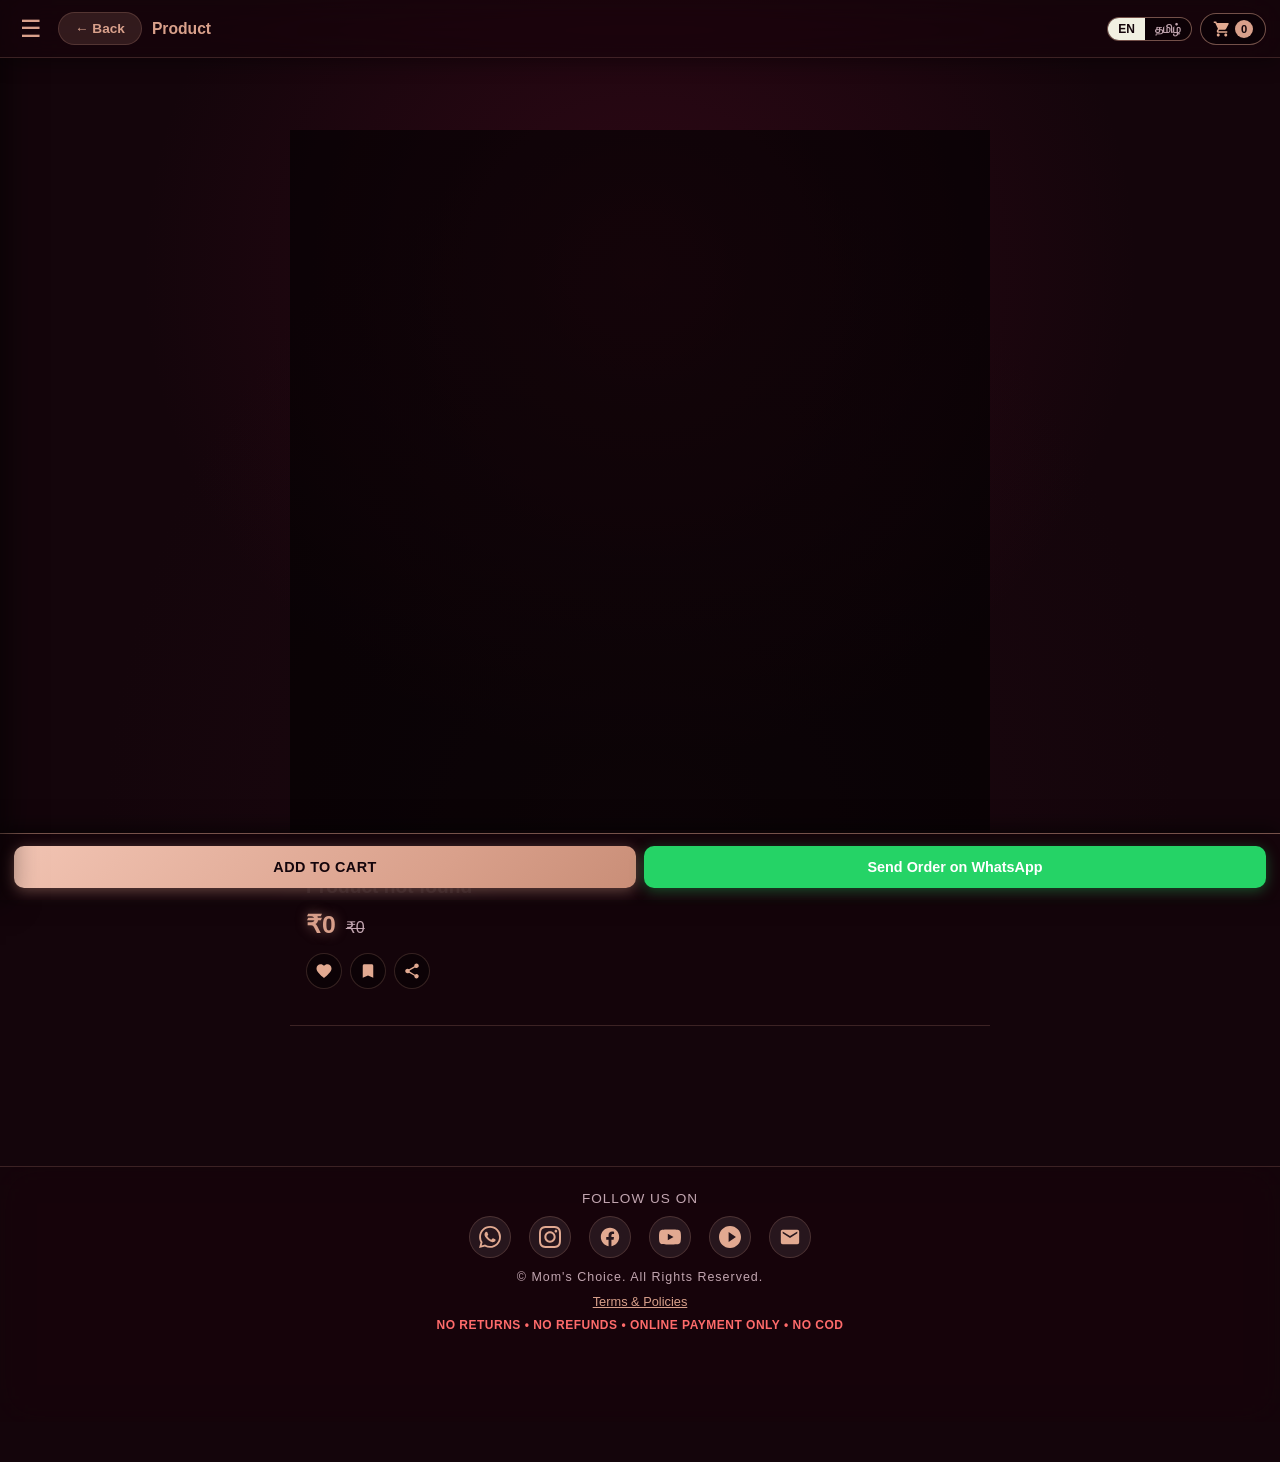
<file: product.html>
<!DOCTYPE html>
<html lang="en">
<head>
  <meta charset="UTF-8">
  <meta name="viewport" content="width=device-width, initial-scale=1.0, maximum-scale=1.0, user-scalable=no">
  <title>Product | Mom's Choice</title>
  <link rel="stylesheet" href="assets/css/style.css">
  <link rel="manifest" href="manifest.json">
  <meta name="theme-color" content="#14050B">
</head>
<body>

  <!-- ═══════════════════════════════════════════════════════════ -->
  <!-- [SIDEBAR]                                                   -->
  <!-- ═══════════════════════════════════════════════════════════ -->
  <aside class="sidebar" id="sidebar">
    <div class="sidebar-head">
      <strong data-i18n="store_name">Mom's Choice</strong>
    </div>
    <nav class="sidebar-nav">
      <a href="index.html" class="sidebar-link">
        <img class="nav-icon" src="assets/icons/home.svg" alt="">
        <span data-i18n="home">Home</span>
      </a>
      <a href="#" class="sidebar-link" id="sidebarCategoriesToggle" onclick="toggleSidebarCategories(event)">
        <img class="nav-icon" src="assets/icons/categories.svg" alt="">
        <span data-i18n="categories">Categories</span>
      </a>
      <div class="sidebar-subnav" id="sidebarSubnav" style="display: none;"></div>

      <div style="border-top: 1px solid rgba(255,255,255,0.1); margin: 10px 0;"></div>

      <a href="#" class="sidebar-link" onclick="openFavsModal()">
        <img class="nav-icon" src="assets/icons/heart.svg" alt="">
        <span data-i18n="favorites">Favorites</span>
      </a>
      <a href="#" class="sidebar-link" onclick="openWishModal()">
        <img class="nav-icon" src="assets/icons/bookmark.svg" alt="">
        <span data-i18n="wishlist">Wishlist</span>
      </a>
      <a href="pages/policies.html" class="sidebar-link">
        <img class="nav-icon" src="assets/icons/close.svg" style="opacity: 0.5;" alt=""> <span>Store Policies</span>
      </a>
      <a href="#" class="sidebar-link" onclick="shareStore()">
        <img class="nav-icon" src="assets/icons/share.svg" alt="">
        <span data-i18n="share_store">Share Store</span>
      </a>
    </nav>
  </aside>
  <div class="sidebar-backdrop" id="sidebarBackdrop"></div>

  <!-- ═══════════════════════════════════════════════════════════ -->
  <!-- [HEADER] Product Detail                                     -->
  <!-- ═══════════════════════════════════════════════════════════ -->
  <header class="pd-header">
    <button class="hamburger" id="hamburgerBtn" aria-label="Menu">☰</button>
    <button class="pd-back" id="pdBackBtn" data-i18n="back">← Back</button>
    <h1 id="pdHeaderTitle">Product</h1>
    <div style="display: flex; gap: 8px; align-items: center;">
      <div style="display: flex; background: rgba(0,0,0,0.4); border: 1px solid var(--border-gold); border-radius: 16px; overflow: hidden;">
        <button onclick="setLanguage('en')" id="btnLangEn" style="font-size: 0.75rem; font-weight: 700; padding: 4px 10px; border: none; cursor: pointer;">EN</button>
        <button onclick="setLanguage('ta')" id="btnLangTa" style="font-size: 0.75rem; font-weight: 700; padding: 4px 10px; border: none; cursor: pointer;">தமிழ்</button>
      </div>
      <button class="cart-trigger" id="cartOpenBtn" aria-label="Shopping Cart">
        <img src="assets/icons/cart.svg" width="18" height="18" alt="">
        <span class="cart-counter" id="cartCount">0</span>
      </button>
    </div>
  </header>

  <!-- ═══════════════════════════════════════════════════════════ -->
  <!-- [MAIN] Product Detail                                       -->
  <!-- ═══════════════════════════════════════════════════════════ -->
  <main class="pd-container" style="padding-top: 55px;">

    <section class="pd-gallery-wrap">
      <div class="pd-gallery" id="pdGallery"></div>
      <div class="pd-thumbs" id="pdThumbs"></div>
    </section>

    <section class="pd-info">
      <h2 id="pdTitle">—</h2>
      <div class="pd-price-row">
        <span class="pd-price" id="pdPrice">₹0</span>
        <span class="pd-mrp" id="pdMrp">₹0</span>
        <span class="pd-tag" id="pdTag" style="display:none;"></span>
      </div>

      <div class="product-actions-row" style="margin-bottom: 16px;">
        <button class="action-icon-btn fav-btn" id="pdFavBtn" title="Favorite">
          <img src="assets/icons/heart.svg" alt="">
        </button>
        <button class="action-icon-btn wish-btn" id="pdWishBtn" title="Wishlist">
          <img src="assets/icons/bookmark.svg" alt="">
        </button>
        <button class="action-icon-btn" id="pdShareBtn" title="Share">
          <img src="assets/icons/share.svg" alt="">
        </button>
      </div>

      <p class="pd-desc" id="pdDesc"></p>
    </section>

    <section class="pd-also" id="pdAlso" style="display:none;">
      <h3 data-i18n="you_may_also_like">You may also like</h3>
      <div class="pd-also-grid" id="pdAlsoGrid"></div>
    </section>

    <div style="height:80px;"></div>
  </main>

  <!-- ═══════════════════════════════════════════════════════════ -->
  <!-- [BOTTOM BAR] Add to Cart / WhatsApp                         -->
  <!-- ═══════════════════════════════════════════════════════════ -->
  <div class="pd-bottom-bar">
    <button class="pd-btn-add" id="pdAddBtn" data-i18n="add_to_cart">🛒 Add to Cart</button>
    <button class="pd-btn-wa" id="pdWaBtn" data-i18n="send_wa">📲 Send Order on WhatsApp</button>
  </div>

  <footer class="app-footer">
    <div style="color: var(--text-muted); font-size: 0.85rem; margin-bottom: 10px; letter-spacing: 1px; text-transform: uppercase;" data-i18n="follow_us">Follow Us On</div>
    <div class="footer-socials">
      <a href="#" class="social-icon" aria-label="WhatsApp" data-social="whatsapp">
        <img src="assets/icons/whatsapp.svg" alt="">
      </a>
      <a href="https://www.instagram.com/momschoiceoffl/" target="_blank" class="social-icon" aria-label="Instagram" data-social="instagram">
        <img src="assets/icons/instagram.svg" alt="">
      </a>
      <a href="https://www.facebook.com/momschoiceoffl/" target="_blank" class="social-icon" aria-label="Facebook" data-social="facebook">
        <img src="assets/icons/facebook.svg" alt="">
      </a>
      <a href="https://www.youtube.com/@momschoiceoffl" target="_blank" class="social-icon" aria-label="YouTube" data-social="youtube">
        <img src="assets/icons/youtube.svg" alt="">
      </a>
      <a href="https://www.meesho.com/momschoiceoffl" target="_blank" class="social-icon" aria-label="Meesho" data-social="meesho">
        <img src="assets/icons/meesho.svg" alt="">
      </a>
      <a href="#" class="social-icon" aria-label="Email" data-social="email">
        <img src="assets/icons/email.svg" alt="">
      </a>
    </div>
    <div class="footer-copy" style="margin-bottom: 8px;">
      © Mom's Choice. <span data-i18n="all_rights">All Rights Reserved.</span>
    </div>
    <div style="margin-bottom: 8px;">
      <a href="policies.html" style="color: var(--gold-glow); text-decoration: underline; font-size: 0.8rem;" data-i18n="terms_policies">Terms & Policies</a>
    </div>
    <div style="color: #ff6b6b; font-weight: 700; font-size: 0.75rem; letter-spacing: 0.5px; text-transform: uppercase;" data-i18n="policy_warning">
      No Returns • No Refunds • Online Payment Only • No COD
    </div>
  </footer>

  <!-- ═══════════════════════════════════════════════════════════ -->
  <!-- [CART DRAWER]                                               -->
  <!-- ═══════════════════════════════════════════════════════════ -->
  <div class="cart-overlay" id="cartOverlay">
    <aside class="cart-drawer">
      <div class="cart-header" style="display: flex; justify-content: space-between; align-items: center;">
        <h3 data-i18n="shopping_bag" style="margin: 0;">Your Shopping Bag</h3>
        <button class="close-btn" id="cartCloseBtn" aria-label="Close cart" style="display: flex !important; background: #6B0F2E; color: #fff; border: none; padding: 8px 12px; border-radius: 8px; font-weight: bold; align-items: center; gap: 6px; cursor: pointer; z-index: 9999;">
          <img src="assets/icons/close.svg" width="18" height="18" alt="" style="filter: brightness(0) invert(1);"> Close
        </button>
      </div>

      <div class="cart-body" id="cartItemsList">
        <p class="empty-msg" data-i18n="empty_bag">Your shopping bag is empty.</p>
      </div>


      <div class="cart-footer">
        <div class="cart-total-row"><span data-i18n="subtotal">Subtotal</span><strong id="cartSubtotalDisplay">₹0</strong></div>
        <div class="cart-total-row"><span data-i18n="shipping">Shipping</span><strong id="cartShippingDisplay">—</strong></div>
        <div class="cart-total-row grand"><span data-i18n="grand_total">Grand Total</span><strong id="cartTotalDisplay">₹0</strong></div>
        <div class="checkout-fields">
          <input type="text" id="custName" placeholder="Full Name" data-i18n="full_name" required>
          <input type="tel" id="custPhone" placeholder="WhatsApp Number" data-i18n="phone" required>
          <input type="text" id="custHouse" placeholder="Flat / House No / Street" data-i18n="house" required>
          <input type="text" id="custArea" placeholder="Area / Locality" data-i18n="area" required>
          <input type="text" id="custDistrict" placeholder="District" data-i18n="district" required>
          <input type="text" id="custState" placeholder="State" data-i18n="state" required>
          <input type="tel" id="custPincode" placeholder="Pincode (6 digits)" data-i18n="pincode" maxlength="6" pattern="[0-9]{6}">
          <label class="save-checkbox">
            <input type="checkbox" id="saveDetails"> <span data-i18n="save_details">Save details for next order</span>
          </label>
        </div>
        <button class="btn-checkout" id="checkoutBtn" data-i18n="checkout_wa">📲 Send Order on WhatsApp</button>
      </div>
    </aside>
  </div>

  <!-- ═══════════════════════════════════════════════════════════ -->
  <!-- [SCRIPTS]                                                   -->
  <!-- ═══════════════════════════════════════════════════════════ -->
  <div class="login-modal-overlay" id="favsModal">
    <div class="login-card" style="max-width:90%;width:500px;text-align:left; position: relative;">
      <button class="close-btn" onclick="document.getElementById('favsModal').classList.remove('open')" style="position:absolute; top:16px; right:16px; cursor:pointer; background:none; border:none;">
        <img src="assets/icons/close.svg" width="20" height="20" alt="">
      </button>
      <h2 id="favsModalTitle" style="margin-bottom:12px;">My Items</h2>
      <div id="favsModalList" style="max-height:60vh;overflow-y:auto;display:flex;flex-direction:column;gap:10px;"></div>
    </div>
  </div>

  <script src="assets/js/translations.js"></script>
  <script src="assets/js/site-config.js"></script>
  <script src="assets/js/product.js"></script>
</body>
</html>
</file>
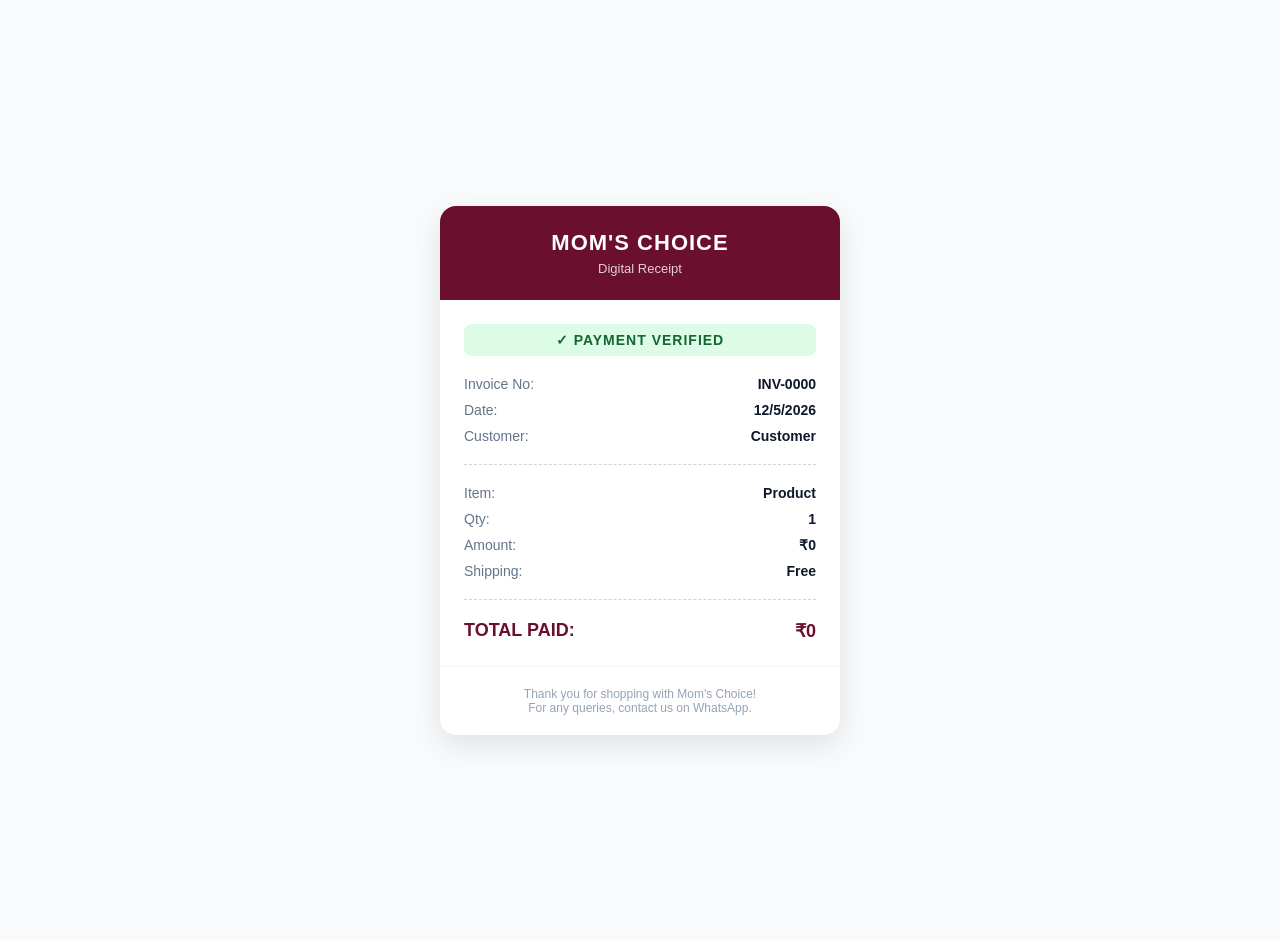
<file: receipt.html>
<!DOCTYPE html>
<html lang="en">
<head>
  <meta charset="UTF-8">
  <meta name="viewport" content="width=device-width, initial-scale=1.0">
  <title>Digital Receipt | Mom's Choice</title>
  <style>
    body { font-family: -apple-system, BlinkMacSystemFont, "Segoe UI", Roboto, sans-serif; background: #f8fafc; margin: 0; padding: 20px; display: flex; justify-content: center; align-items: center; min-height: 100vh; }
    .receipt-card { background: #fff; width: 100%; max-width: 400px; border-radius: 16px; box-shadow: 0 10px 30px rgba(0,0,0,0.1); overflow: hidden; }
    .receipt-header { background: #6B0F2E; color: #fff; padding: 24px; text-align: center; }
    .receipt-header h1 { margin: 0; font-size: 22px; letter-spacing: 1px; }
    .receipt-header p { margin: 5px 0 0 0; font-size: 13px; opacity: 0.8; }
    .receipt-body { padding: 24px; }
    .status-badge { background: #dcfce7; color: #166534; font-weight: 800; text-align: center; padding: 8px; border-radius: 8px; margin-bottom: 20px; font-size: 14px; letter-spacing: 1px; }
    .detail-row { display: flex; justify-content: space-between; margin-bottom: 10px; font-size: 14px; }
    .detail-row span:first-child { color: #64748b; }
    .detail-row span:last-child { font-weight: 600; color: #0f172a; text-align: right; }
    .divider { border-top: 1px dashed #cbd5e1; margin: 20px 0; }
    .total-row { display: flex; justify-content: space-between; font-size: 18px; font-weight: 900; color: #6B0F2E; margin-top: 10px; }
    .footer { text-align: center; font-size: 12px; color: #94a3b8; padding: 20px; border-top: 1px solid #f1f5f9; }
  </style>
</head>
<body>

  <div class="receipt-card">
    <div class="receipt-header">
      <h1>MOM'S CHOICE</h1>
      <p>Digital Receipt</p>
    </div>
    
    <div class="receipt-body">
      <div class="status-badge">✓ PAYMENT VERIFIED</div>
      
      <div class="detail-row">
        <span>Invoice No:</span>
        <span id="rInvNum">INV-0000</span>
      </div>
      <div class="detail-row">
        <span>Date:</span>
        <span id="rDate">00/00/0000</span>
      </div>
      <div class="detail-row">
        <span>Customer:</span>
        <span id="rCustName">Customer Name</span>
      </div>
      
      <div class="divider"></div>
      
      <div class="detail-row">
        <span>Item:</span>
        <span id="rItem" style="max-width: 60%;">Product Name</span>
      </div>
      <div class="detail-row">
        <span>Qty:</span>
        <span id="rQty">1</span>
      </div>
      <div class="detail-row">
        <span>Amount:</span>
        <span id="rAmount">₹0</span>
      </div>
      <div class="detail-row">
        <span>Shipping:</span>
        <span id="rShipping">₹0</span>
      </div>
      
      <div class="divider"></div>
      
      <div class="total-row">
        <span>TOTAL PAID:</span>
        <span id="rTotal">₹0</span>
      </div>
    </div>

    <div class="footer">
      Thank you for shopping with Mom's Choice!<br>
      For any queries, contact us on WhatsApp.
    </div>
  </div>

  <script>
    document.addEventListener("DOMContentLoaded", () => {
      const params = new URLSearchParams(window.location.search);
      
      const invNum = params.get("invNum") || "INV-0000";
      const cName = params.get("cName") || "Customer";
      const pTitle = params.get("title") || "Product";
      const qty = params.get("qty") || "1";
      const pPrice = Number(params.get("price")) || 0;
      const shipping = Number(params.get("shipping")) || 0;
      const grandTotal = pPrice + shipping;

      document.getElementById("rInvNum").innerText = invNum;
      document.getElementById("rDate").innerText = new Date().toLocaleDateString();
      document.getElementById("rCustName").innerText = cName;
      document.getElementById("rItem").innerText = pTitle;
      document.getElementById("rQty").innerText = qty;
      document.getElementById("rAmount").innerText = "₹" + pPrice;
      document.getElementById("rShipping").innerText = shipping === 0 ? "Free" : "₹" + shipping;
      document.getElementById("rTotal").innerText = "₹" + grandTotal;
    });
  </script>
</body>
</html>
</file>
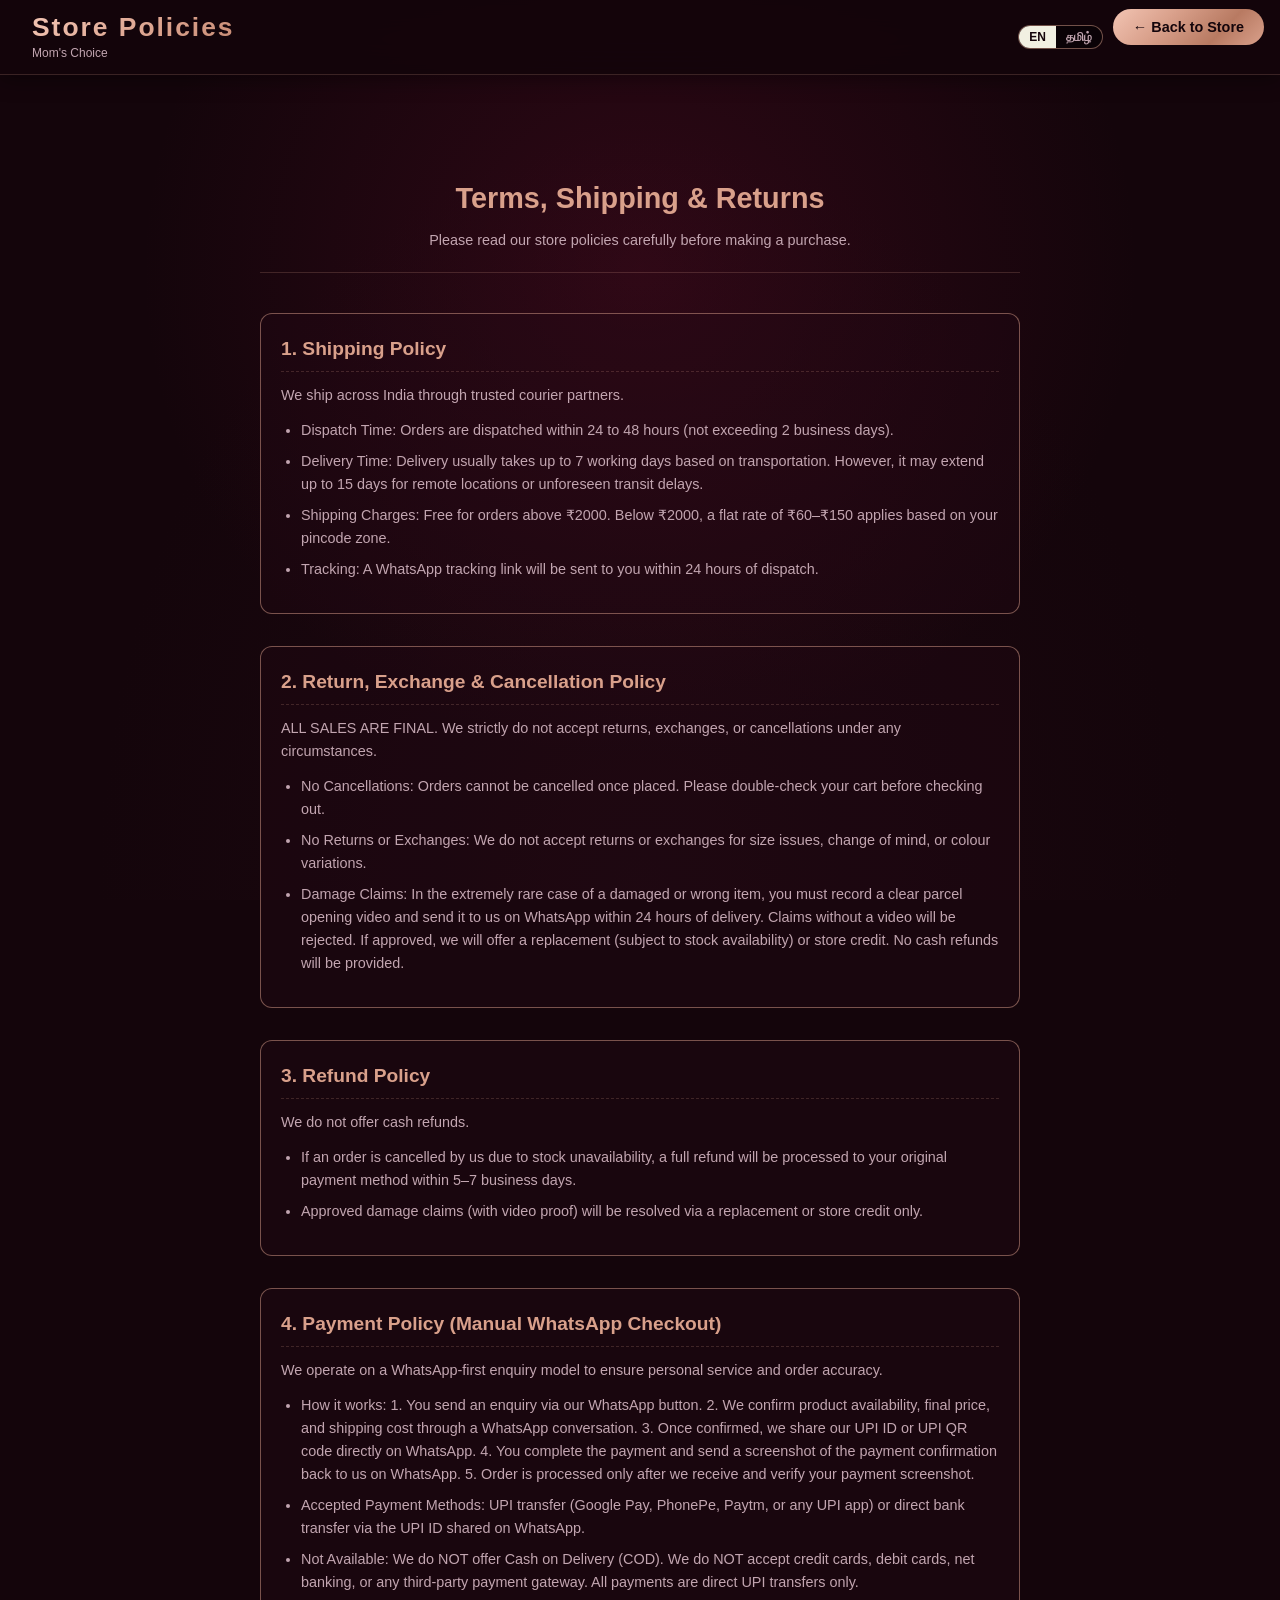
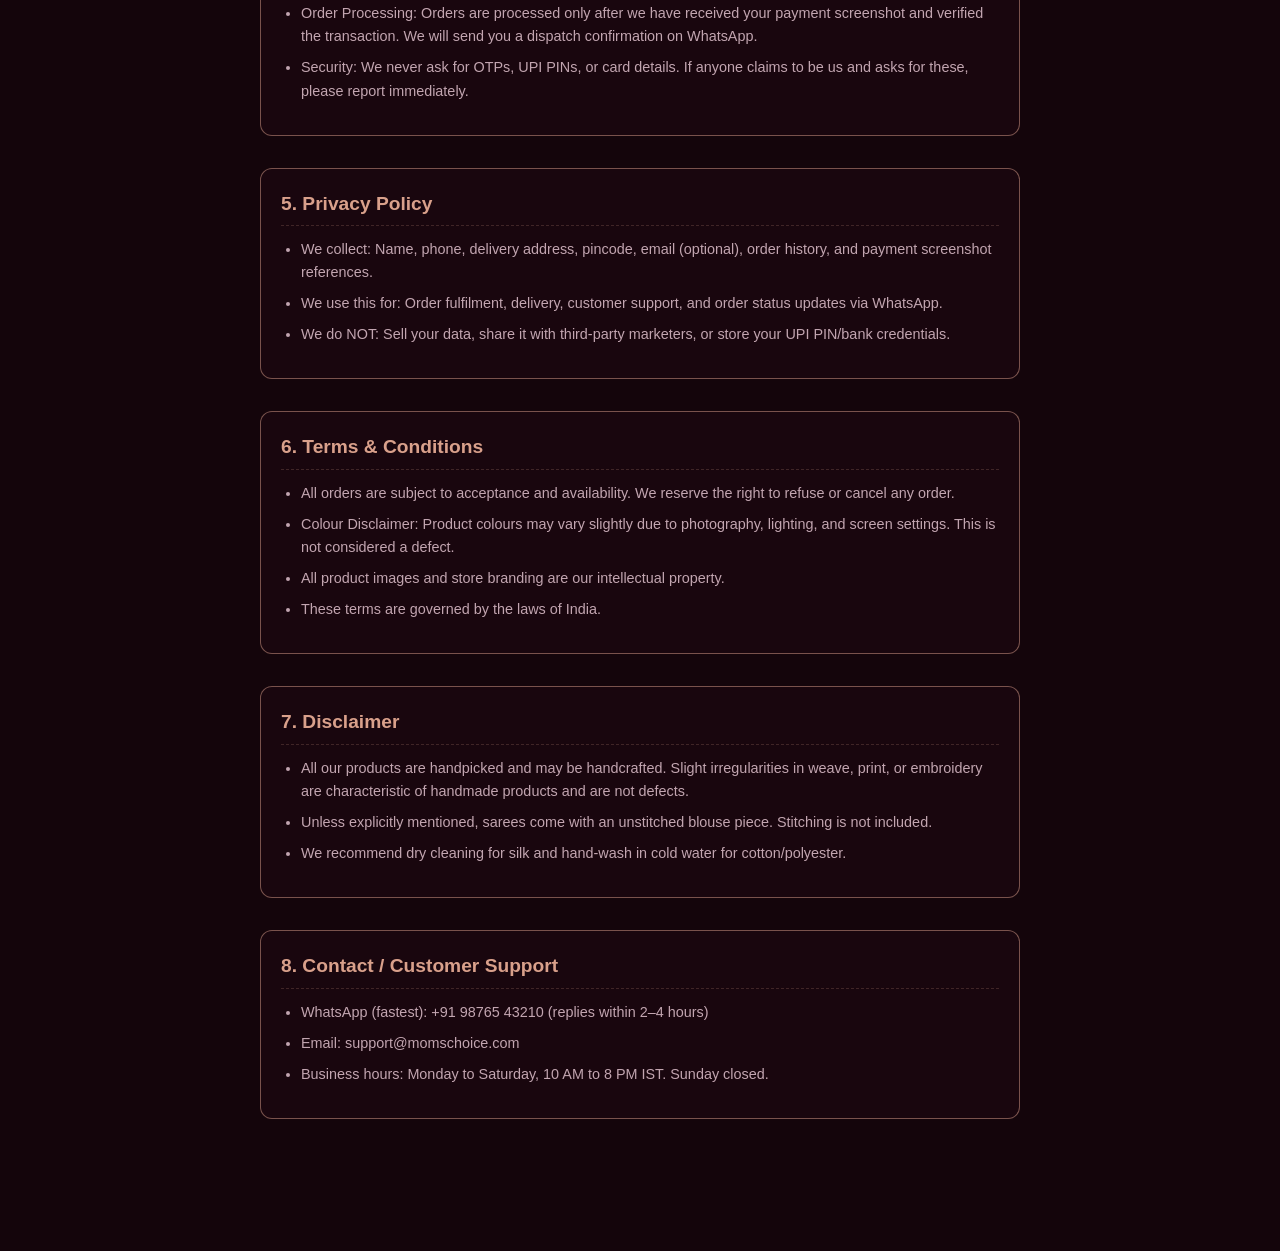
<file: pages/policies.html>
<!DOCTYPE html>
<html lang="en">
<head>
  <meta charset="UTF-8">
  <meta name="viewport" content="width=device-width, initial-scale=1.0, maximum-scale=1.0, user-scalable=no">
  <title>Store Policies | Mom's Choice</title>
  <link rel="stylesheet" href="../assets/css/style.css">
  <meta name="theme-color" content="#14050B">
  <style>
    .policy-container {
      max-width: 800px;
      margin: 0 auto;
      padding: 100px 20px 60px 20px;
      line-height: 1.6;
      color: var(--text);
    }
    .policy-header {
      text-align: center;
      margin-bottom: 40px;
      border-bottom: 1px solid var(--border-gold-soft);
      padding-bottom: 20px;
    }
    .policy-header h1 {
      font-size: 1.8rem;
      color: var(--gold-glow);
      margin-bottom: 8px;
    }
    .policy-header p {
      color: var(--text-muted);
      font-size: 0.9rem;
    }
    .policy-section {
      margin-bottom: 32px;
      background: rgba(36,10,20,0.35);
      border: 1px solid var(--border-gold);
      padding: 20px;
      border-radius: 12px;
    }
    .policy-section h2 {
      font-size: 1.2rem;
      color: var(--gold-glow);
      margin-bottom: 12px;
      border-bottom: 1px dashed var(--border-gold-soft);
      padding-bottom: 6px;
    }
    .policy-section p, .policy-section ul {
      font-size: 0.9rem;
      color: var(--text-muted);
      margin-bottom: 12px;
    }
    .policy-section ul {
      padding-left: 20px;
    }
    .policy-section li {
      margin-bottom: 8px;
    }
    .policy-back-btn {
      display: inline-flex;
      align-items: center;
      background: var(--gold-metal);
      color: var(--bg);
      text-decoration: none;
      font-weight: 700;
      padding: 10px 20px;
      border-radius: 20px;
      margin-bottom: 20px;
      font-size: 0.9rem;
    }
  </style>
</head>
<body>

  <header class="app-header">
    <div class="header-left-group">
      <div class="brand" style="padding-left: 16px;">
        <div>
          <h1 data-i18n="store_policies">Store Policies</h1>
          <small><span>Mom's Choice</span></small>
        </div>
      </div>
    </div>
    <div class="header-actions" style="display: flex; gap: 10px; align-items: center;">
      <div style="display: flex; background: rgba(0,0,0,0.4); border: 1px solid var(--border-gold); border-radius: 16px; overflow: hidden;">
        <button onclick="setLanguage('en'); applyTranslations();" id="btnLangEn" style="font-size: 0.75rem; font-weight: 700; padding: 4px 10px; border: none; cursor: pointer;">EN</button>
        <button onclick="setLanguage('ta'); applyTranslations();" id="btnLangTa" style="font-size: 0.75rem; font-weight: 700; padding: 4px 10px; border: none; cursor: pointer;">தமிழ்</button>
      </div>
      <a href="../index.html" class="policy-back-btn" data-i18n="back_to_store">← Back to Store</a>
    </div>
  </header>

  <main class="policy-container">
    <div class="policy-header">
      <h1 data-i18n="pol_title">Terms, Shipping & Returns</h1>
      <p data-i18n="pol_sub">Please read our store policies carefully before making a purchase.</p>
    </div>

    <div class="policy-section">
      <h2 data-i18n="pol_s1_t">1. Shipping Policy</h2>
      <p data-i18n="pol_s1_p">We ship across India through trusted courier partners.</p>
      <ul>
        <li data-i18n="pol_s1_l1">Dispatch Time: Orders are dispatched within 24 to 48 hours (not exceeding 2 business days).</li>
        <li data-i18n="pol_s1_l2">Delivery Time: Delivery usually takes up to 7 working days based on transportation. However, it may extend up to 15 days for remote locations or unforeseen transit delays.</li>
        <li data-i18n="pol_s1_l3">Shipping Charges: Free for orders above ₹2000. Below ₹2000, a flat rate of ₹60–₹150 applies based on your pincode zone.</li>
        <li data-i18n="pol_s1_l4">Tracking: A WhatsApp tracking link will be sent to you within 24 hours of dispatch.</li>
      </ul>
    </div>

    <div class="policy-section">
      <h2 data-i18n="pol_s2_t">2. Return, Exchange & Cancellation Policy</h2>
      <p data-i18n="pol_s2_p">ALL SALES ARE FINAL. We strictly do not accept returns, exchanges, or cancellations under any circumstances.</p>
      <ul>
        <li data-i18n="pol_s2_l1">No Cancellations: Orders cannot be cancelled once placed. Please double-check your cart before checking out.</li>
        <li data-i18n="pol_s2_l2">No Returns or Exchanges: We do not accept returns or exchanges for size issues, change of mind, or colour variations.</li>
        <li data-i18n="pol_s2_l3">Damage Claims: In the extremely rare case of a damaged or wrong item, you must record a clear parcel opening video and send it to us on WhatsApp within 24 hours of delivery. Claims without a video will be rejected. If approved, we will offer a replacement (subject to stock availability) or store credit. No cash refunds will be provided.</li>
      </ul>
    </div>

    <div class="policy-section">
      <h2 data-i18n="pol_s3_t">3. Refund Policy</h2>
      <p data-i18n="pol_s3_p">We do not offer cash refunds.</p>
      <ul>
        <li data-i18n="pol_s3_l1">If an order is cancelled by us due to stock unavailability, a full refund will be processed to your original payment method within 5–7 business days.</li>
        <li data-i18n="pol_s3_l2">Approved damage claims (with video proof) will be resolved via a replacement or store credit only.</li>
      </ul>
    </div>

    <div class="policy-section">
      <h2 data-i18n="pol_s4_t">4. Payment Policy (Manual WhatsApp Checkout)</h2>
      <p data-i18n="pol_s4_p">We operate on a WhatsApp-first enquiry model to ensure personal service and order accuracy.</p>
      <ul>
        <li data-i18n="pol_s4_l1">How it works: 1. You send an enquiry via our WhatsApp button. 2. We confirm product availability, final price, and shipping cost through a WhatsApp conversation. 3. Once confirmed, we share our UPI ID or UPI QR code directly on WhatsApp. 4. You complete the payment and send a screenshot of the payment confirmation back to us on WhatsApp. 5. Order is processed only after we receive and verify your payment screenshot.</li>
        <li data-i18n="pol_s4_l2">Accepted Payment Methods: UPI transfer (Google Pay, PhonePe, Paytm, or any UPI app) or direct bank transfer via the UPI ID shared on WhatsApp.</li>
        <li data-i18n="pol_s4_l3">Not Available: We do NOT offer Cash on Delivery (COD). We do NOT accept credit cards, debit cards, net banking, or any third-party payment gateway. All payments are direct UPI transfers only.</li>
        <li data-i18n="pol_s4_l4">Order Processing: Orders are processed only after we have received your payment screenshot and verified the transaction. We will send you a dispatch confirmation on WhatsApp.</li>
        <li data-i18n="pol_s4_l5">Security: We never ask for OTPs, UPI PINs, or card details. If anyone claims to be us and asks for these, please report immediately.</li>
      </ul>
    </div>

    <div class="policy-section">
      <h2 data-i18n="pol_s5_t">5. Privacy Policy</h2>
      <ul>
        <li data-i18n="pol_s5_l1">We collect: Name, phone, delivery address, pincode, email (optional), order history, and payment screenshot references.</li>
        <li data-i18n="pol_s5_l2">We use this for: Order fulfilment, delivery, customer support, and order status updates via WhatsApp.</li>
        <li data-i18n="pol_s5_l3">We do NOT: Sell your data, share it with third-party marketers, or store your UPI PIN/bank credentials.</li>
      </ul>
    </div>

    <div class="policy-section">
      <h2 data-i18n="pol_s6_t">6. Terms & Conditions</h2>
      <ul>
        <li data-i18n="pol_s6_l1">All orders are subject to acceptance and availability. We reserve the right to refuse or cancel any order.</li>
        <li data-i18n="pol_s6_l2">Colour Disclaimer: Product colours may vary slightly due to photography, lighting, and screen settings. This is not considered a defect.</li>
        <li data-i18n="pol_s6_l3">All product images and store branding are our intellectual property.</li>
        <li data-i18n="pol_s6_l4">These terms are governed by the laws of India.</li>
      </ul>
    </div>

    <div class="policy-section">
      <h2 data-i18n="pol_s7_t">7. Disclaimer</h2>
      <ul>
        <li data-i18n="pol_s7_l1">All our products are handpicked and may be handcrafted. Slight irregularities in weave, print, or embroidery are characteristic of handmade products and are not defects.</li>
        <li data-i18n="pol_s7_l2">Unless explicitly mentioned, sarees come with an unstitched blouse piece. Stitching is not included.</li>
        <li data-i18n="pol_s7_l3">We recommend dry cleaning for silk and hand-wash in cold water for cotton/polyester.</li>
      </ul>
    </div>

    <div class="policy-section">
      <h2 data-i18n="pol_s8_t">8. Contact / Customer Support</h2>
      <ul>
        <li data-i18n="pol_s8_l1">WhatsApp (fastest): +91 98765 43210 (replies within 2–4 hours)</li>
        <li data-i18n="pol_s8_l2">Email: support@momschoice.com</li>
        <li data-i18n="pol_s8_l3">Business hours: Monday to Saturday, 10 AM to 8 PM IST. Sunday closed.</li>
      </ul>
    </div>

  </main>

  <script src="../assets/js/translations.js"></script>
  <script>
    document.addEventListener("DOMContentLoaded", () => {
      if (typeof applyTranslations === 'function') applyTranslations();
    });
  </script>
</body>
</html>
</file>
<file: assets/css/style.css>
/* ═══════════════════════════════════════════════════════════════
   MOM'S PICK — Deep Raspberry & Rose Gold (Original Layout)
   ═══════════════════════════════════════════════════════════════ */

/* ─── ROOT VARIABLES ─── */
:root {
  /* Primary: Raspberry / Magenta */
  --primary:        #6B0F2E; 
  --primary-deep:   #4A0A20;
  --primary-bright: #9C1A45;
  --gold-glow:      #D9A08B; 
  --gold-metal:     linear-gradient(135deg, #F2C4B3 0%, #D9A08B 35%, #B87A62 70%, #D9A08B 100%);

  /* Background: Very Dark Plum / Black Cherry */
  --emerald:        #240A14;
  --emerald-deep:   #14050B;
  --emerald-bright: #14050B;
  --emerald-glow:   #FDF8F9;

  --wa-green:       #25d366;

  --bg:             #14050B;
  --text:           #FDF8F9;
  --text-muted:     #C2A5B0;

  --border-gold:    rgba(217,160,139,0.5);
  --border-gold-soft: rgba(217,160,139,0.2);

  --radius:         16px;
  --radius-lg:      20px;

  --shadow-card:    0 6px 20px rgba(0,0,0,0.4);
  --shadow-hover:   0 14px 40px rgba(0,0,0,0.6), 0 0 50px rgba(217,160,139,0.2);
  --shadow-md:      0 6px 24px rgba(0,0,0,0.6);

  /* Fluid values — scale with viewport */
  --gap:            clamp(8px, 1.5vw, 16px);
  --pad-card:       clamp(8px, 1.5vw, 12px);
  --pad-section:    clamp(10px, 2vw, 16px);
  --fs-title:       clamp(0.75rem, 2.2vw, 1.1rem);
  --fs-h4:          clamp(0.72rem, 1.9vw, 0.95rem);
  --fs-price:       clamp(0.85rem, 2.2vw, 1.1rem);
  --fs-btn:         clamp(0.7rem, 1.8vw, 0.8rem);
  --fs-small:       clamp(0.6rem, 1.5vw, 0.75rem);
  --fs-badge:       clamp(0.5rem, 1.3vw, 0.65rem);
  --icon-size:      clamp(50px, 12vw, 85px); /* Doubled/Tripled logo size */
  --carousel-h:     clamp(200px, 42vw, 360px);
}

* {
  margin: 0;
  padding: 0;
  box-sizing: border-box;
  font-family: -apple-system, BlinkMacSystemFont, "Segoe UI", Roboto, sans-serif;
  -webkit-tap-highlight-color: transparent;
}

html, body {
  overflow-x: hidden;
}

body {
  background: var(--bg);
  background-image:
    radial-gradient(ellipse at 50% 30%, rgba(107,15,46,0.3) 0%, transparent 55%),
    radial-gradient(ellipse at 50% 100%, rgba(36,10,20,0.6) 0%, transparent 60%);
  background-attachment: fixed;
  color: var(--text);
  padding-bottom: clamp(20px, 4vw, 40px);
  min-height: 100vh;
  padding-top: 75px;
}

body > * { position: relative; z-index: 1; }


/* ─── GLOBAL SVG-AS-IMG CREAM TINT ─────────────────────────── */
/* currentColor inside an <img> resolves to black, so we tint
   every inline-style icon to #D9A08B (--gold-glow) via filter. */
.icon-btn img,
.cart-trigger img,
.nav-icon,
.close-cart-btn img,
.close-btn img,
#cartCloseBtn img,
.action-icon-btn img,
.sidebar-link img,
.search-bar img,
.search-close img,
.social-icon img,
.pd-back img,
.hamburger img,
.carousel-dot img {
  filter: brightness(0) saturate(100%) invert(76%) sepia(28%) saturate(560%) hue-rotate(327deg) brightness(94%) contrast(88%) !important;
  -webkit-filter: brightness(0) saturate(100%) invert(76%) sepia(28%) saturate(560%) hue-rotate(327deg) brightness(94%) contrast(88%) !important;
  background: none !important;
}

/* ─── HEADER (FIXED FLUID) ─── */
.app-header {
  position: fixed;
  top: 0;
  left: 0;
  right: 0;
  z-index: 999;
  background: rgba(20,5,11,0.95);
  backdrop-filter: blur(20px) saturate(160%);
  -webkit-backdrop-filter: blur(20px) saturate(160%);
  border-bottom: 1px solid var(--border-gold-soft);
  padding: 8px clamp(10px, 2vw, 16px);
  display: flex;
  justify-content: space-between;
  align-items: center;
  gap: 10px;
  box-shadow: 0 4px 20px rgba(0,0,0,0.4);
  height: 75px; /* Fixed height for exact sticky alignment */
  box-sizing: border-box;
}

.header-left-group {
  display: flex;
  align-items: center;
  gap: 8px;
  flex: 1;
  min-width: 0;
}

.header-stack {
  display: flex;
  flex-direction: column;
  align-items: flex-end;
  gap: 4px;
  flex-shrink: 0;
}

.header-stack .top-row {
  display: flex;
  gap: 6px;
  align-items: center;
}

.header-stack .bottom-row {
  display: flex;
  gap: 8px;
  align-items: center;
  justify-content: flex-end;
}

/* Stack tagline text perfectly */
.brand small {
  line-height: 1.15;
}
.brand small span {
  display: block;
}

.header-left-group {
  display: flex;
  align-items: center;
  gap: 10px;
  flex: 1;
  min-width: 0;
}

.header-stack {
  display: flex;
  flex-direction: column;
  align-items: flex-end;
  gap: 4px;
  flex-shrink: 0;
}

.header-stack .top-row {
  display: flex;
  gap: 8px;
  align-items: center;
}

.header-stack .bottom-row {
  display: flex;
  gap: 8px;
  align-items: center;
  justify-content: flex-end;
}

/* Stack tagline text */
.brand small {
  line-height: 1.2;
}
.brand small span {
  display: block;
}

.brand {
  display: flex;
  align-items: center;
  gap: clamp(6px, 1vw, 10px);
  min-width: 0;
  flex: 1;
}

.header-stack {
  display: flex;
  flex-direction: column;
  align-items: center;
  gap: 4px;
}
.icon-row {
  display: flex;
  gap: 8px;
  align-items: center;
  justify-content: center;
}
.icon-row .icon-btn {
  padding: 0;
  font-size: 1.1rem;
}

.brand h1 {
  line-height: 1.1;
  margin-bottom: 4px;
  font-size: calc(var(--fs-title) * 1.5); /* 1.5x Font Size */
  letter-spacing: 0.5px;
  letter-spacing: clamp(0.5px, 0.3vw, 2px);
  background: var(--gold-metal);
  background-size: 200% auto;
  -webkit-background-clip: text;
  background-clip: text;
  -webkit-text-fill-color: transparent;
  animation: goldShimmer 6s linear infinite;
  font-weight: 800;
  white-space: nowrap;
  overflow: hidden;
  text-overflow: ellipsis;
}
@keyframes goldShimmer {
  0%   { background-position: 0% center; }
  100% { background-position: 200% center; }
}

.brand small {
  font-size: var(--fs-small);
  color: var(--text-muted);
  display: block;
  white-space: nowrap;
  overflow: hidden;
  text-overflow: ellipsis;
}

.header-actions {
  display: flex;
  align-items: center;
  gap: clamp(4px, 1vw, 12px);
  flex-shrink: 0;
}

.icon-btn {
  background: none;
  border: none;
  font-size: clamp(1rem, 2.4vw, 1.2rem);
  color: var(--text);
  cursor: pointer;
  padding: 4px 6px;
  line-height: 1;
}

.cart-trigger {
  background: rgba(0,0,0,0.4);
  border: 1px solid var(--border-gold);
  color: var(--gold-glow);
  border-radius: 20px;
  padding: clamp(4px, 1vw, 6px) clamp(8px, 1.8vw, 12px);
  cursor: pointer;
  display: flex;
  align-items: center;
  gap: 4px;
  font-weight: 700;
  font-size: clamp(0.8rem, 2vw, 0.95rem);
  transition: transform 0.15s, box-shadow 0.15s;
}
.cart-trigger:hover {
  transform: translateY(-1px);
  box-shadow: var(--shadow-md);
}

.cart-counter {
  background: var(--gold-glow);
  color: var(--bg);
  border-radius: 50%;
  font-size: clamp(0.58rem, 1.5vw, 0.7rem);
  width: clamp(16px, 2.4vw, 18px);
  height: clamp(16px, 2.4vw, 18px);
  display: flex;
  align-items: center;
  justify-content: center;
  font-weight: 800;
}

.brand-logo {
  width: auto;
  height: clamp(40px, 8vw, 55px);
  max-height: 55px;
  object-fit: contain;
  border-radius: 8px;
  flex-shrink: 0;
  background: rgba(0,0,0,0.3);
  border: 1px solid var(--border-gold);
}

.logo-icon-fallback {
  display: none;
  width: var(--icon-size);
  height: var(--icon-size);
  align-items: center;
  justify-content: center;
  font-size: clamp(1.2rem, 3vw, 1.8rem);
  line-height: 1;
  flex-shrink: 0;
}

.hamburger {
  background: none;
  border: none;
  font-size: clamp(1.2rem, 2.8vw, 1.5rem);
  color: var(--gold-glow);
  cursor: pointer;
  padding: 2px 6px;
  line-height: 1;
}


/* ─── SIDEBAR ─── */
.sidebar {
  position: fixed;
  top: 0;
  left: 0;
  width: min(260px, 78vw);
  height: 100%;
  background: rgba(20,5,11,0.92);
  backdrop-filter: blur(20px) saturate(160%);
  -webkit-backdrop-filter: blur(20px) saturate(160%);
  border-right: 1px solid var(--border-gold-soft);
  transform: translateX(-100%);
  transition: transform 0.25s ease;
  z-index: 250;
  box-shadow: 6px 0 30px rgba(0,0,0,0.6);
  display: flex;
  flex-direction: column;
  overflow-y: auto;
}
.sidebar.open { transform: translateX(0); }

.sidebar-head {
  padding: clamp(14px, 2vw, 18px) clamp(16px, 2.4vw, 20px);
  padding-top: 75px; /* Push down to clear the fixed header */
  border-bottom: 1px solid var(--border-gold-soft);
  display: flex;
  align-items: center;
  gap: 10px;
  font-size: clamp(0.95rem, 2vw, 1.05rem);
  color: var(--gold-glow);
}

.sidebar-logo { font-size: clamp(1.3rem, 2.6vw, 1.6rem); }

.sidebar-nav {
  display: flex;
  flex-direction: column;
  padding: 12px 0;
}

.sidebar-link {
  display: flex;
  align-items: center;
  gap: clamp(8px, 1.5vw, 12px);
  padding: clamp(10px, 1.8vw, 14px) clamp(16px, 2.4vw, 20px);
  color: var(--text);
  text-decoration: none;
  font-size: clamp(0.85rem, 1.8vw, 0.92rem);
  font-weight: 600;
  border-left: 3px solid transparent;
  transition: background 0.15s, border-color 0.15s;
  cursor: pointer;
}
.sidebar-link:hover {
  background: rgba(217,160,139,0.08);
  color: var(--gold-glow);
}
.sidebar-link.active {
  border-left-color: var(--gold-glow);
  color: var(--gold-glow);
  background: rgba(217,160,139,0.1);
}
.sidebar-link span { font-size: clamp(1rem, 2vw, 1.1rem); }
.sidebar-link .nav-icon {
  width: 20px;
  height: 20px;
  flex-shrink: 0;
  display: inline-block;
  object-fit: contain;
  background: none;
}

.sidebar-subnav {
  display: none;
  flex-direction: column;
  background: rgba(0,0,0,0.3);
  border-left: 3px solid var(--gold-glow);
  padding: 4px 0;
}
.sidebar-subnav.open { display: flex; }

.sidebar-sublink {
  padding: clamp(8px, 1.4vw, 10px) clamp(16px, 2.4vw, 20px) clamp(8px, 1.4vw, 10px) clamp(36px, 4vw, 48px);
  color: var(--text-muted);
  text-decoration: none;
  font-size: clamp(0.75rem, 1.6vw, 0.85rem);
  font-weight: 500;
  transition: background 0.15s, color 0.15s;
}
.sidebar-sublink:hover {
  background: rgba(217,160,139,0.1);
  color: var(--gold-glow);
}

/* Subcategory Bar Styles */
.subcategory-bar {
  display: flex;
  gap: 8px;
  overflow-x: auto;
  padding: 10px 0;
  margin-bottom: 12px;
  scrollbar-width: none;
  -ms-overflow-style: none;
}
.subcategory-bar::-webkit-scrollbar { display: none; }

.sub-btn {
  border: 1px solid var(--border-gold-soft);
  background: rgba(36,10,20,0.5);
  color: var(--text);
  padding: 6px 14px;
  border-radius: 20px;
  font-size: 0.85rem;
  font-weight: 600;
  white-space: nowrap;
  cursor: pointer;
  transition: all 0.2s ease;
}

.sub-btn:hover {
  background: rgba(217,160,139,0.15);
  border-color: var(--primary-bright);
  box-shadow: 0 0 14px rgba(217,160,139,0.35);
}

.sub-btn.active {
  background: var(--gold-metal);
  color: var(--bg);
  border-color: var(--primary-bright);
  font-weight: 800;
  box-shadow: 0 3px 14px rgba(217,160,139,0.5);
}

.sidebar-backdrop {
  position: fixed;
  inset: 0;
  background: rgba(0,0,0,0.5);
  z-index: 240;
  opacity: 0;
  pointer-events: none;
  transition: opacity 0.25s;
}
.sidebar-backdrop.open { opacity: 1; pointer-events: auto; }

/* Centered Toast Notification */
#toastNotification {
  position: fixed;
  top: 50%;
  left: 50%;
  transform: translate(-50%, -50%) scale(0.9);
  background: rgba(20,5,11,0.98);
  border: 2px solid var(--gold-glow);
  color: var(--text);
  padding: 20px 30px;
  border-radius: 12px;
  box-shadow: 0 10px 40px rgba(0,0,0,0.9), 0 0 20px rgba(217,160,139,0.4);
  z-index: 99999;
  display: flex;
  flex-direction: column;
  align-items: center;
  gap: 10px;
  opacity: 0;
  pointer-events: none;
  transition: all 0.3s cubic-bezier(0.175, 0.885, 0.32, 1.275);
  font-size: 1rem;
  font-weight: 600;
  text-align: center;
}

#toastNotification.show {
  opacity: 1;
  transform: translate(-50%, -50%) scale(1);
}

#toastNotification .toast-icon {
  width: 32px;
  height: 32px;
  object-fit: contain;
  /* Apply the cream/gold filter */
  filter: brightness(0) saturate(100%) invert(76%) sepia(28%) saturate(560%) hue-rotate(327deg) brightness(94%) contrast(88%) !important;
  -webkit-filter: brightness(0) saturate(100%) invert(76%) sepia(28%) saturate(560%) hue-rotate(327deg) brightness(94%) contrast(88%) !important;
}


/* ─── STICKY CHIPS WRAP (Category Page) ─── */
.sticky-chips-wrap {
  position: fixed;
  top: 75px;
  left: 0;
  right: 0;
  z-index: 105;
  background: var(--bg);
  border-bottom: 1px solid var(--border-gold-soft);
  display: flex;
  justify-content: center;
  padding-top: 0;
  margin-top: 0;
  border-top: none;
  box-shadow: none;
  line-height: 1;
}
.sticky-inner {
  width: 100%;
  max-width: 900px;
  padding: 8px 16px;
  display: flex;
  align-items: center;
  justify-content: center; 
  gap: 10px;
  overflow: hidden;
}
.sticky-chips-wrap .subcategory-bar {
  display: flex;
  overflow-x: auto;
  gap: 8px;
  scrollbar-width: none;
  padding-bottom: 0;
  margin-bottom: 0;
  flex: 1;
  align-items: center;
}
.sticky-chips-wrap .subcategory-bar::-webkit-scrollbar {
  display: none;
}

/* Unified Chip & Back Button Style */
.sticky-chips-wrap .sub-btn,
.sticky-chips-wrap .back-btn {
  display: inline-flex;
  align-items: center;
  justify-content: center;
  height: 38px; /* Forces exact identical height */
  padding: 0 16px; 
  font-size: 0.85rem;
  font-weight: 600;
  line-height: 1;
  white-space: nowrap;
  border-radius: 20px;
  border: 1px solid var(--border-gold-soft);
  background: rgba(36,10,20,0.5);
  color: var(--text);
  cursor: pointer;
  transition: all 0.2s ease;
  box-sizing: border-box;
  margin: 0;
}
.sticky-chips-wrap .back-btn {
  flex-shrink: 0;
}
.sticky-chips-wrap .sub-btn:hover,
.sticky-chips-wrap .back-btn:hover {
  background: rgba(217,160,139,0.15);
  border-color: var(--primary-bright);
}
.sticky-chips-wrap .sub-btn.active {
  background: var(--gold-metal);
  color: var(--bg);
  border-color: var(--primary-bright);
  font-weight: 800;
}

/* ─── SEARCH BAR ─── */
.search-bar {
  position: fixed;
  top: 65px; /* Sits exactly under the fixed header */
  left: 0;
  right: 0;
  z-index: 105;
  background: rgba(20,5,11,0.98);
  backdrop-filter: blur(20px);
  -webkit-backdrop-filter: blur(20px);
  border-bottom: 1px solid var(--border-gold-soft);
  padding: 0 clamp(10px, 2vw, 14px);
  display: flex;
  gap: 8px;
  align-items: center;
  max-height: 0;
  overflow: hidden;
  opacity: 0;
  transition: max-height 0.25s ease, padding 0.25s ease, opacity 0.2s ease;
  box-shadow: 0 4px 20px rgba(0,0,0,0.4);
}
.search-bar.open {
  max-height: 60px;
  padding: clamp(8px, 1.5vw, 12px) clamp(10px, 2vw, 14px);
  opacity: 1;
}

.search-bar input {
  flex: 1;
  padding: clamp(8px, 1.5vw, 10px) clamp(10px, 1.8vw, 14px);
  border: 1px solid var(--border-gold-soft);
  border-radius: 10px;
  font-size: clamp(0.82rem, 1.8vw, 0.92rem);
  background: rgba(0,0,0,0.4);
  color: var(--text);
}

.search-close {
  background: none;
  border: none;
  font-size: clamp(1rem, 2.2vw, 1.2rem);
  cursor: pointer;
  color: var(--text-muted);
  padding: 0 8px;
}


/* ─── CONTAINER ─── */
.container {
  max-width: 900px;
  margin: 0 auto;
  padding: var(--pad-section);
}


/* ─── SECTION TITLE ─── */
.section-title {
  font-size: clamp(0.9rem, 2.2vw, 1.05rem);
  color: var(--gold-glow);
  margin-bottom: clamp(8px, 1.5vw, 14px);
  font-weight: 700;
  letter-spacing: 1px;
}


/* ─── CAROUSEL (DESKTOP FIXED HEIGHT) ─── */
.hero-carousel {
  position: relative;
  width: 100%;
  height: 420px; /* Fixed height for desktop */
  border-radius: var(--radius-lg);
  overflow: hidden;
  margin-bottom: var(--gap);
  background: rgba(36,10,20,0.35);
  backdrop-filter: blur(20px) saturate(160%);
  -webkit-backdrop-filter: blur(20px) saturate(160%);
  border: 1px solid var(--border-gold);
  user-select: none;
  display: flex;
  padding: 8px;
  box-sizing: border-box;
  box-shadow:
    0 12px 40px rgba(0,0,0,0.6),
    inset 0 1px 0 rgba(255,255,255,0.15),
    inset 0 -1px 0 rgba(0,0,0,0.4),
    0 0 0 1px rgba(217,160,139,0.15);
  transition: box-shadow 0.4s ease;
}
.hero-carousel:hover {
  box-shadow:
    0 16px 60px rgba(0,0,0,0.7),
    0 0 60px rgba(217,160,139,0.3),
    inset 0 1px 0 rgba(255,255,255,0.2),
    inset 0 -1px 0 rgba(0,0,0,0.4),
    0 0 0 1px rgba(217,160,139,0.5);
}

.hero-col {
  height: 100%;
  width: 100%;
  border-radius: 12px;
  overflow: hidden;
  position: relative;
  background: rgba(20,5,11,0.7);
  border: 1px solid rgba(217,160,139,0.4);
  box-shadow: 0 6px 24px rgba(0,0,0,0.6), inset 0 1px 0 rgba(255,255,255,0.08);
}

.hero-col-carousel {
  overflow: hidden;
  width: 100%;
  height: 100%;
}

.carousel-track {
  display: flex;
  width: 100%;
  height: 100%;
  transition: transform 0.6s ease-in-out;
  will-change: transform;
}

.carousel-pair {
  flex: 0 0 100%;
  width: 100%;
  height: 100%;
  padding: 0;
  box-sizing: border-box;
  display: flex;
  flex-direction: column;
  position: relative;
  overflow: hidden;
}

/* Desktop View: Restore 3-part layout */
@media (min-width: 701px) {
  .carousel-pair {
    display: grid;
    grid-template-columns: 25% 40% 35%; /* Changed widths */
    gap: 8px;
    padding: 8px;
    height: 100%;
    box-sizing: border-box;
  }
  .carousel-col-text {
    padding: 12px; /* Slightly smaller padding to fit the narrower 25% column */
  }
  .carousel-col-text h4 {
    font-size: 0.95rem; /* Adjust font size for narrower column */
  }
  .carousel-col-text .desc-text {
    font-size: 0.8rem;
  }
  .carousel-col-text {
    display: flex;
    flex-direction: column;
    justify-content: center;
    padding: 20px;
    background: var(--gold-metal);
    border-radius: 8px;
    color: #14050B;
    overflow: hidden;
  }
  .carousel-col-text h4 {
    color: #4A0A20;
    font-size: 1rem; /* Slightly smaller font to fit narrower column */
    margin-bottom: 12px;
    line-height: 1.3;
  }
  .carousel-col-text .desc-price {
    color: #4A0A20;
    font-size: 1.2rem;
    font-weight: 800;
    margin-bottom: 8px;
  }
  .carousel-col-text .desc-text {
    font-size: 0.85rem;
    color: #6B0F2E;
    line-height: 1.4;
    display: -webkit-box;
    -webkit-line-clamp: 3;
    -webkit-box-orient: vertical;
    overflow: hidden;
  }
  
  /* Equalize both image columns */
  .carousel-col-cover,
  .carousel-col-track {
    width: 100%;
    height: 100%;
    display: block;
    overflow: hidden;
    border-radius: 8px;
    background: transparent; 
  }

  /* Ensure images fill the space exactly like the grid tiles */
  .carousel-inner-track img,
  .carousel-col-cover img {
    width: 100% !important;
    height: 100% !important;
    object-fit: cover !important; /* Forces the image to fill the box and crop if needed */
    display: block !important;
  }
  
  /* Hide the overlay info on desktop so it doesn't block the image */
  .carousel-col-cover .carousel-overlay-info {
    display: none;
  }
  .carousel-col-track {
    display: block;
    overflow: hidden;
    position: relative;
    border-radius: 8px;
    height: 100%;
  }
  .carousel-inner-track {
    display: flex;
    width: 100%;
    height: 100%;
    transition: transform 0.6s ease-in-out;
  }
  /* Apply contain to prevent cropping in desktop carousel */
  .carousel-col-cover img,
  .carousel-inner-track img {
    flex: 0 0 100%;
    width: 100%;
    height: 100%;
    object-fit: contain; /* Prevents image from cropping */
    display: block;
  }

}

.carousel-col-cover {
  position: relative;
  width: 100%;
  height: 100%;
  overflow: hidden;
  border-radius: 12px;
}

.carousel-col-cover img {
  width: 100%;
  height: 100%;
  object-fit: cover;
  display: block;
}

/* Overlay text on the image */
.carousel-overlay-info {
  position: absolute;
  bottom: 0; left: 0; right: 0;
  background: linear-gradient(to top, rgba(20,5,11,0.95) 0%, rgba(20,5,11,0.85) 60%, transparent 100%);
  padding: 60px 16px 20px 16px;
  display: flex;
  flex-direction: column;
  gap: 6px;
  z-index: 2;
}
.carousel-overlay-info h4 {
  color: #fff;
  font-size: clamp(0.95rem, 3vw, 1.15rem);
  margin: 0;
  line-height: 1.25;
  text-shadow: 0 2px 4px rgba(0,0,0,0.8);
}
.carousel-overlay-info .desc-price {
  color: var(--gold-glow);
  font-size: clamp(1.1rem, 3.5vw, 1.35rem);
  font-weight: 800;
  text-shadow: 0 2px 6px rgba(0,0,0,0.9);
}

.carousel-loading {
  display: flex;
  width: 100%;
  height: 100%;
  align-items: center;
  justify-content: center;
  color: var(--text-muted);
  font-size: 0.85rem;
}

.carousel-dots {
  position: absolute;
  bottom: 12px;
  left: 0;
  right: 0;
  display: flex;
  justify-content: center;
  gap: 10px;
  z-index: 3;
}

.carousel-dot {
  width: 12px;
  height: 12px;
  border-radius: 50%;
  background: rgba(217,160,139,0.4);
  border: 2px solid transparent;
  padding: 0;
  cursor: pointer;
  transition: all 0.3s;
  box-shadow: 0 2px 4px rgba(0,0,0,0.5);
}

.carousel-dot:hover {
  background: rgba(217,160,139,0.8);
}

.carousel-dot.active {
  background: var(--gold-glow);
  transform: scale(1.3);
  border-color: var(--bg);
  box-shadow: 0 0 10px rgba(217,160,139,0.8);
}


/* ─── CATEGORY CARDS ─── */
.category-cards { margin-bottom: clamp(16px, 3vw, 24px); }

.category-grid {
  display: grid;
  grid-template-columns: repeat(3, 1fr);
  grid-auto-rows: 1fr;
  gap: var(--gap);
}
@media (max-width: 480px) {
  .category-grid { grid-template-columns: repeat(2, 1fr); }
}

.category-card {
  background: rgba(36,10,20,0.35);
  backdrop-filter: blur(20px) saturate(160%);
  -webkit-backdrop-filter: blur(20px) saturate(160%);
  border: 1px solid var(--border-gold);
  border-radius: var(--radius-lg);
  overflow: hidden;
  cursor: pointer;
  text-decoration: none;
  color: var(--text);
  transition: transform 0.4s ease, box-shadow 0.4s ease, border-color 0.4s ease;
  box-shadow:
    0 6px 20px rgba(0,0,0,0.5),
    inset 0 1px 0 rgba(255,255,255,0.15),
    inset 0 -1px 0 rgba(0,0,0,0.3),
    0 0 0 1px rgba(217,160,139,0.15);
  position: relative;
}
.category-card:hover {
  transform: translateY(-6px);
  border-color: rgba(217,160,139,0.9);
  box-shadow:
    0 12px 40px rgba(0,0,0,0.7),
    0 0 50px rgba(217,160,139,0.35),
    0 0 100px rgba(217,160,139,0.15),
    inset 0 1px 0 rgba(255,255,255,0.25),
    inset 0 -1px 0 rgba(0,0,0,0.4),
    0 0 0 1px rgba(217,160,139,0.6);
}

.category-card-img {
  width: 100%;
  aspect-ratio: 1 / 1;
  object-fit: cover;
  background: rgba(0,0,0,0.3);
  display: block;
  transition: opacity 0.3s ease; /* Smooth fade for the slideshow */
}

.category-card-name {
  padding: clamp(8px, 1.4vw, 12px);
  font-weight: 800;
  font-size: clamp(0.68rem, 1.7vw, 0.85rem);
  color: var(--gold-glow);
  text-align: center;
  letter-spacing: clamp(0.5px, 0.2vw, 1.5px);
  text-transform: uppercase;
  background: rgba(0,0,0,0.35);
  text-shadow: 0 1px 0 rgba(255,255,255,0.2), 0 -1px 0 rgba(0,0,0,0.5);
  border-top: 1px solid var(--border-gold-soft);
}


/* ─── PRODUCT GRID ─── */
.products-grid {
  display: grid;
  grid-template-columns: repeat(3, 1fr);
  gap: var(--gap);
}
@media (max-width: 480px) {
  .products-grid {
    grid-template-columns: repeat(2, 1fr);
  }
}

.product-card {
  background: rgba(36,10,20,0.35);
  backdrop-filter: blur(20px) saturate(160%);
  -webkit-backdrop-filter: blur(20px) saturate(160%);
  border: 1px solid var(--border-gold);
  border-radius: var(--radius-lg);
  overflow: hidden;
  display: flex;
  flex-direction: column;
  transition: transform 0.4s ease, box-shadow 0.4s ease, border-color 0.4s ease;
  box-shadow:
    0 6px 20px rgba(0,0,0,0.5),
    inset 0 1px 0 rgba(255,255,255,0.15),
    inset 0 -1px 0 rgba(0,0,0,0.3),
    0 0 0 1px rgba(217,160,139,0.15);
  position: relative;
}
.product-card > * { position: relative; z-index: 2; }

.product-card:hover {
  transform: translateY(-6px);
  border-color: rgba(217,160,139,0.9);
  box-shadow:
    0 14px 40px rgba(0,0,0,0.75),
    0 0 50px rgba(217,160,139,0.35),
    0 0 100px rgba(217,160,139,0.15),
    inset 0 1px 0 rgba(255,255,255,0.25),
    inset 0 -1px 0 rgba(0,0,0,0.4),
    0 0 0 1px rgba(217,160,139,0.6);
}

.product-card.highlight { animation: cardPulse 1.8s ease-out; }
@keyframes cardPulse {
  0%   { box-shadow: 0 0 0 0 rgba(217,160,139,0.7); }
  100% { box-shadow: 0 0 0 20px rgba(217,160,139,0); }
}

.img-box {
  position: relative;
  width: 100%;
  padding-top: 100%;
}
.img-box img {
  position: absolute;
  top: 0;
  left: 0;
  width: 100%;
  height: 100%;
  object-fit: cover;
}

.img-empty {
  position: absolute;
  inset: 0;
  display: flex;
  flex-direction: column;
  align-items: center;
  justify-content: center;
  background: rgba(0,0,0,0.4);
  color: var(--text-muted);
  font-size: 2rem;
  gap: 6px;
}
.img-empty span {
  font-size: 0.75rem;
  font-weight: 600;
  letter-spacing: 0.5px;
}

.product-badge {
  position: absolute;
  top: 8px;
  left: 8px;
  background: var(--gold-metal);
  background-size: 200% auto;
  color: var(--bg);
  font-size: var(--fs-badge);
  padding: 4px 9px;
  border-radius: 12px;
  font-weight: 800;
  letter-spacing: 0.4px;
  text-transform: uppercase;
  box-shadow: 0 2px 8px rgba(0,0,0,0.5);
  z-index: 3;
  animation: badgeChrome 3s linear infinite;
}
@keyframes badgeChrome {
  0%   { background-position: 0% center; }
  100% { background-position: 200% center; }
}

.product-info {
  padding: var(--pad-card);
  flex: 1;
  display: flex;
  flex-direction: column;
  justify-content: space-between;
  gap: 6px;
}
.product-info h4 {
  font-size: var(--fs-h4);
  margin-bottom: 8px;
  color: var(--text);
  font-weight: 700;
  text-shadow: 0 1px 2px rgba(0,0,0,0.4);
  line-height: 1.25;
}

.product-actions-row {
  display: flex;
  gap: 8px;
  align-items: center;
  margin-bottom: 10px;
}

.action-icon-btn {
  background: rgba(0,0,0,0.4);
  border: 1px solid var(--border-gold-soft);
  color: var(--gold-glow);
  border-radius: 50%;
  width: 36px;
  height: 36px;
  display: flex;
  align-items: center;
  justify-content: center;
  cursor: pointer;
  font-size: 1rem;
  transition: all 0.3s ease;
}
.action-icon-btn svg,
.action-icon-btn img {
  width: 18px;
  height: 18px;
  fill: currentColor;
  transition: transform 0.2s ease;
}
.action-icon-btn:hover svg,
.action-icon-btn:hover img {
  transform: scale(1.1);
}

.action-icon-btn:hover {
  background: rgba(217,160,139,0.2);
  border-color: var(--gold-glow);
  transform: translateY(-2px);
}

.action-icon-btn.active {
  background: var(--primary);
  color: #fff;
  border-color: var(--primary);
}

.price-row {
  display: flex;
  align-items: baseline;
  gap: 8px;
  margin-bottom: 8px;
  flex-wrap: wrap;
}

.current-price {
  font-size: var(--fs-price);
  font-weight: 800;
  color: var(--gold-glow);
  text-shadow: 0 0 12px rgba(217,160,139,0.5), 0 1px 2px rgba(0,0,0,0.5);
}

.mrp-price {
  font-size: var(--fs-small);
  text-decoration: line-through;
  color: rgba(253,248,249,0.5);
}

.btn-add {
  background: var(--gold-metal);
  background-size: 200% auto;
  color: var(--bg);
  border: none;
  width: 100%;
  padding: clamp(8px, 1.5vw, 10px);
  border-radius: 8px;
  font-weight: 800;
  letter-spacing: 0.4px;
  text-transform: uppercase;
  font-size: var(--fs-btn);
  cursor: pointer;
  transition: transform 0.2s, box-shadow 0.2s, background-position 0.4s;
  box-shadow: 0 3px 14px rgba(217,160,139,0.4), inset 0 1px 0 rgba(255,255,255,0.4);
}
.btn-add:hover {
  transform: translateY(-1px);
  box-shadow: 0 6px 24px rgba(217,160,139,0.6), inset 0 1px 0 rgba(255,255,255,0.5);
  background-position: right center;
}
.btn-add:active { transform: translateY(0); }

.btn-wa-card {
  background: var(--wa-green);
  color: #fff;
  border: none;
  width: 100%;
  padding: clamp(7px, 1.4vw, 9px);
  border-radius: 8px;
  font-weight: 700;
  font-size: var(--fs-btn);
  letter-spacing: 0.3px;
  cursor: pointer;
  margin-top: 6px;
  transition: transform 0.15s, box-shadow 0.15s;
  box-shadow: 0 2px 10px rgba(37,211,102,0.25);
}
.btn-wa-card:hover {
  transform: translateY(-1px);
  box-shadow: var(--shadow-md);
}


/* ─── PAGINATION ─── */
.pagination {
  grid-column: 1 / -1;
  display: flex;
  justify-content: center;
  gap: 8px;
  margin-top: 20px;
  flex-wrap: wrap;
}
.page-btn {
  min-width: clamp(30px, 5vw, 36px);
  height: clamp(30px, 5vw, 36px);
  border-radius: 8px;
  border: 1px solid var(--border-gold-soft);
  background: rgba(36,10,20,0.5);
  color: var(--text);
  font-weight: 600;
  font-size: clamp(0.72rem, 1.7vw, 0.85rem);
  cursor: pointer;
  transition: background 0.15s, color 0.15s, box-shadow 0.15s;
}
.page-btn:hover {
  border-color: var(--primary-bright);
  box-shadow: 0 0 14px rgba(217,160,139,0.4);
}
.page-btn.active {
  background: var(--gold-metal);
  color: var(--bg);
  border-color: var(--primary-bright);
  font-weight: 800;
  box-shadow: 0 3px 14px rgba(217,160,139,0.55);
}


/* ─── FILTER CHIPS & CATEGORY PILLS ─── */
.filter-chips,
.categories {
  display: flex;
  gap: 8px;
  overflow-x: auto;
  padding-bottom: 10px;
  scrollbar-width: none;
  -ms-overflow-style: none;
}
.filter-chips::-webkit-scrollbar,
.categories::-webkit-scrollbar { display: none; }

.filter-chips { margin-bottom: 6px; }
.categories { margin-bottom: 16px; }

.filter-chip,
.cat-pill {
  border: 1px solid var(--border-gold-soft);
  background: rgba(36,10,20,0.5);
  color: var(--text);
  padding: clamp(6px, 1.2vw, 8px) clamp(11px, 2.2vw, 16px);
  border-radius: 20px;
  font-size: clamp(0.72rem, 1.7vw, 0.85rem);
  font-weight: 600;
  white-space: nowrap;
  cursor: pointer;
  transition: background 0.2s, color 0.2s, box-shadow 0.2s;
}

.filter-chip:hover,
.cat-pill:hover {
  background: rgba(217,160,139,0.15);
  border-color: var(--primary-bright);
  box-shadow: 0 0 14px rgba(217,160,139,0.35);
}

.filter-chip.active,
.cat-pill.active {
  background: var(--gold-metal);
  color: var(--bg);
  border-color: var(--primary-bright);
  font-weight: 800;
  box-shadow: 0 3px 14px rgba(217,160,139,0.5);
}


/* ─── CART DRAWER ─── */
.cart-overlay {
  display: none;
  position: fixed;
  inset: 0;
  background: rgba(0,0,0,0.6);
  z-index: 200;
  justify-content: flex-end;
  overflow: hidden; 
}
body.cart-open, html.cart-open {
  overflow: hidden !important;
  height: 100vh !important;
  touch-action: none !important; 
}
.cart-overlay.open { display: flex; }

.cart-drawer {
  background: rgba(20,5,11,0.95);
  backdrop-filter: blur(20px) saturate(160%);
  -webkit-backdrop-filter: blur(20px) saturate(160%);
  width: 100%;
  max-width: 400px;
  height: 100dvh; 
  display: flex;
  flex-direction: column;
  border-left: 1px solid var(--border-gold);
  box-shadow: -10px 0 40px rgba(0,0,0,0.75);
  padding-top: 75px; 
  overflow: hidden; 
}

/* Fix mobile cart drawer */
@media (max-width: 700px) {
  .cart-drawer {
    padding-top: 70px; /* Clear the fixed header */
  }
  .cart-header {
    padding-top: 10px;
  }
}

.cart-header {
  padding: clamp(12px, 2vw, 16px);
  border-bottom: 1px solid var(--border-gold-soft);
  display: flex;
  justify-content: space-between;
  align-items: center;
}
.cart-header h3 {
  color: var(--gold-glow);
  font-size: clamp(1rem, 2.2vw, 1.15rem);
}

/* Cart drawer close icon — force cream tint on the <img> */
.cart-drawer .close-btn img,
.cart-drawer #cartCloseBtn img,
.cart-drawer .close-cart-btn img {
  filter: brightness(0) saturate(100%) invert(76%) sepia(28%) saturate(560%) hue-rotate(327deg) brightness(94%) contrast(88%) !important;
  display: block;
}

.close-btn {
  background: none;
  border: none;
  color: var(--text);
  font-size: 1.5rem;
  cursor: pointer;
  line-height: 1;
  display: flex;
  align-items: center;
  justify-content: center;
  padding: 4px;
}
.close-btn svg,
.close-btn img {
  display: block;
  transition: transform 0.2s ease;
}
.close-btn:hover svg,
.close-btn:hover img {
  transform: scale(1.1) rotate(90deg);
}

.cart-body {
  flex: 1;
  overflow-y: auto;
  overscroll-behavior: contain; 
  -webkit-overflow-scrolling: touch;
  padding: clamp(12px, 2vw, 16px);
  padding-bottom: 30px; 
  display: flex;
  flex-direction: column;
  justify-content: flex-start;
}
/* Force the items list to scroll and take up available space */
.cart-item {
  flex-shrink: 0;
}
.cart-footer {
  flex-shrink: 0; 
  max-height: 60vh;
  overflow-y: auto;
  overscroll-behavior: contain;
  background: rgba(20,5,11,0.95);
}

.cart-item {
  display: flex;
  justify-content: space-between;
  align-items: center;
  margin-bottom: 12px;
  border-bottom: 1px solid var(--border-gold-soft);
  padding-bottom: 8px;
  color: var(--text);
}

.cart-footer {
  padding: clamp(12px, 2vw, 16px);
  border-top: 1px solid var(--border-gold-soft);
}

.cart-total-row {
  display: flex;
  justify-content: space-between;
  font-size: clamp(0.85rem, 1.9vw, 0.95rem);
  margin-bottom: 6px;
  color: var(--text);
  font-weight: 500;
}
.cart-total-row.grand {
  font-size: clamp(1rem, 2.2vw, 1.1rem);
  color: var(--gold-glow);
  font-weight: 800;
  margin-top: 8px;
  padding-top: 8px;
  border-top: 1px solid var(--border-gold-soft);
  margin-bottom: 12px;
}

.checkout-fields input,
.checkout-fields textarea {
  width: 100%;
  padding: 10px;
  margin-bottom: 8px;
  border: 1px solid var(--border-gold-soft);
  border-radius: 8px;
  font-size: clamp(0.8rem, 1.8vw, 0.9rem);
  background: rgba(0,0,0,0.4);
  color: var(--text);
}

.save-checkbox {
  display: flex;
  align-items: center;
  gap: 8px;
  margin-bottom: 10px;
  font-size: clamp(0.75rem, 1.7vw, 0.85rem);
  color: var(--text-muted);
  cursor: pointer;
  user-select: none;
}
.save-checkbox input[type="checkbox"] {
  width: auto;
  margin: 0;
  padding: 0;
  accent-color: var(--gold-glow);
  cursor: pointer;
}

.btn-checkout {
  width: 100%;
  padding: clamp(10px, 1.8vw, 12px);
  background: var(--wa-green);
  color: #fff;
  border: none;
  border-radius: 8px;
  font-weight: 800;
  letter-spacing: 0.5px;
  text-transform: uppercase;
  font-size: clamp(0.8rem, 1.9vw, 0.9rem);
  cursor: pointer;
  transition: transform 0.15s, box-shadow 0.15s;
  box-shadow: 0 2px 12px rgba(37,211,102,0.3);
}
.btn-checkout:hover {
  transform: translateY(-1px);
  box-shadow: var(--shadow-md);
}


/* ─── UPI MODAL ─── */
.upi-modal-overlay {
  display: none;
  position: fixed;
  inset: 0;
  background: rgba(0,0,0,0.7);
  z-index: 300;
  align-items: center;
  justify-content: center;
  padding: 16px;
}
.upi-modal-overlay.open { display: flex; }

.upi-card {
  background: rgba(20,5,11,0.95);
  backdrop-filter: blur(20px) saturate(160%);
  -webkit-backdrop-filter: blur(20px) saturate(160%);
  border-radius: var(--radius);
  max-width: 380px;
  width: 100%;
  padding: clamp(14px, 2vw, 18px);
  text-align: center;
  box-shadow: 0 20px 60px rgba(0,0,0,0.8), 0 0 40px rgba(217,160,139,0.25);
  animation: modalPop 0.25s ease-out;
  border: 1px solid var(--border-gold);
}
@keyframes modalPop {
  0%   { transform: scale(0.94); opacity: 0; }
  100% { transform: scale(1);    opacity: 1; }
}

.upi-header {
  display: flex;
  justify-content: space-between;
  align-items: center;
  margin-bottom: 6px;
}
.upi-header h3 {
  color: var(--gold-glow);
  font-size: clamp(1rem, 2.2vw, 1.15rem);
}

.upi-subtitle {
  font-size: clamp(0.75rem, 1.7vw, 0.85rem);
  color: var(--text-muted);
  margin-bottom: 12px;
}

.qr-wrapper img {
  width: clamp(160px, 40vw, 200px);
  height: clamp(160px, 40vw, 200px);
  border: 1px solid var(--border-gold-soft);
  border-radius: 8px;
}

.upi-details {
  background: rgba(0,0,0,0.4);
  padding: 10px;
  border-radius: 8px;
  margin: 12px 0;
  font-size: clamp(0.8rem, 1.8vw, 0.9rem);
  color: var(--text);
}

.upi-row {
  display: flex;
  justify-content: space-between;
  margin-bottom: 4px;
}

.btn-direct-upi {
  display: block;
  background: #059669;
  color: #fff;
  text-decoration: none;
  padding: clamp(9px, 1.6vw, 11px);
  border-radius: 8px;
  font-weight: 700;
  font-size: clamp(0.8rem, 1.8vw, 0.9rem);
  margin-bottom: 8px;
}

.btn-wa-confirm {
  width: 100%;
  background: var(--wa-green);
  color: #fff;
  border: none;
  padding: clamp(10px, 1.8vw, 12px);
  border-radius: 8px;
  font-weight: 800;
  font-size: clamp(0.8rem, 1.8vw, 0.9rem);
  cursor: pointer;
  margin-bottom: 8px;
}

.safety-note {
  font-size: clamp(0.6rem, 1.4vw, 0.7rem);
  color: var(--text-muted);
  display: block;
  line-height: 1.4;
}


/* ─── LOGIN MODAL ─── */
.login-modal-overlay {
  display: none;
  position: fixed;
  inset: 0;
  background: rgba(0,0,0,0.7);
  z-index: 400;
  align-items: center;
  justify-content: center;
  padding: 16px;
}
.login-modal-overlay.open { display: flex; }

.login-card {
  background: rgba(20,5,11,0.95);
  backdrop-filter: blur(20px) saturate(160%);
  -webkit-backdrop-filter: blur(20px) saturate(160%);
  border-radius: var(--radius);
  max-width: 380px;
  width: 100%;
  padding: clamp(18px, 3vw, 24px) clamp(16px, 2.5vw, 20px);
  position: relative;
  box-shadow: 0 20px 60px rgba(0,0,0,0.8), 0 0 40px rgba(217,160,139,0.2);
  text-align: center;
  border: 1px solid var(--border-gold);
}
.login-card h2 {
  font-size: clamp(1.05rem, 2.4vw, 1.2rem);
  color: var(--gold-glow);
  margin-bottom: 8px;
}
.login-note {
  font-size: clamp(0.75rem, 1.7vw, 0.85rem);
  color: var(--text-muted);
  margin-bottom: 18px;
  line-height: 1.5;
}
.login-card input {
  width: 100%;
  padding: 10px;
  border: 1px solid var(--border-gold-soft);
  border-radius: 8px;
  margin-bottom: 10px;
  font-size: 0.9rem;
  background: rgba(0,0,0,0.4);
  color: var(--text);
}


/* ─── FOOTER ─── */
.app-footer {
  margin-top: clamp(24px, 4vw, 40px);
  padding: clamp(18px, 3vw, 24px) clamp(12px, 2vw, 16px) clamp(70px, 12vw, 90px);
  background: rgba(20,5,11,0.7);
  backdrop-filter: blur(20px) saturate(160%);
  -webkit-backdrop-filter: blur(20px) saturate(160%);
  border-top: 1px solid var(--border-gold-soft);
  text-align: center;
}

.footer-socials {
  display: flex;
  justify-content: center;
  gap: clamp(10px, 2vw, 18px);
  margin-bottom: 12px;
  flex-wrap: wrap;
}

.social-icon {
  width: clamp(34px, 6vw, 42px);
  height: clamp(34px, 6vw, 42px);
  border-radius: 50%;
  background: rgba(255,255,255,0.08);
  border: 1px solid var(--border-gold-soft);
  display: flex;
  align-items: center;
  justify-content: center;
  text-decoration: none;
  color: var(--gold-glow);
  transition: transform 0.2s, box-shadow 0.2s, background 0.2s, color 0.2s;
}
.social-icon img {
  filter: brightness(0) saturate(100%) invert(76%) sepia(28%) saturate(560%) hue-rotate(327deg) brightness(94%) contrast(88%) !important;
  -webkit-filter: brightness(0) saturate(100%) invert(76%) sepia(28%) saturate(560%) hue-rotate(327deg) brightness(94%) contrast(88%) !important;
}
.social-icon svg,
.social-icon img {
  width: 55%;
  height: 55%;
  display: block;
}
.social-icon:hover {
  transform: translateY(-3px);
  background: rgba(217,160,139,0.2);
  color: var(--gold-glow);
  box-shadow: 0 6px 20px rgba(217,160,139,0.3);
}

.footer-copy {
  font-size: clamp(0.65rem, 1.5vw, 0.78rem);
  color: var(--text-muted);
  letter-spacing: 1px;
}


/* ─── PRODUCT DETAIL PAGE ─── */
.pd-header {
  position: fixed;
  top: 0;
  left: 0;
  right: 0;
  z-index: 999;
  background: rgba(20,5,11,0.7);
  backdrop-filter: blur(20px) saturate(160%);
  -webkit-backdrop-filter: blur(20px) saturate(160%);
  border-bottom: 1px solid var(--border-gold-soft);
  padding: clamp(8px, 1.5vw, 12px) clamp(10px, 2vw, 14px);
  display: flex;
  align-items: center;
  gap: clamp(6px, 1.2vw, 10px);
  box-shadow: 0 4px 20px rgba(0,0,0,0.4);
}

.pd-back {
  background: rgba(217,160,139,0.15);
  border: 1px solid var(--border-gold-soft);
  color: var(--gold-glow);
  padding: 8px 16px;
  border-radius: 20px;
  font-size: 0.85rem;
  font-weight: 700;
  cursor: pointer;
  display: inline-flex;
  align-items: center;
  gap: 6px;
  transition: background 0.2s, color 0.2s;
  white-space: nowrap;
}
.pd-back:hover {
  background: var(--gold-metal);
  color: var(--bg);
}

.pd-header h1 {
  flex: 1;
  font-size: clamp(0.82rem, 2vw, 0.98rem);
  font-weight: 700;
  color: var(--gold-glow);
  overflow: hidden;
  text-overflow: ellipsis;
  white-space: nowrap;
  margin: 0;
}

.pd-container {
  max-width: 700px;
  margin: 0 auto;
  padding: 0 0 20px;
}

.pd-gallery-wrap {
  background: rgba(0,0,0,0.3);
  border-bottom: 1px solid var(--border-gold-soft);
}

.pd-gallery {
  display: flex;
  overflow-x: auto;
  scroll-snap-type: x mandatory;
  scrollbar-width: none;
  aspect-ratio: 1 / 1;
  background: rgba(0,0,0,0.4);
}
.pd-gallery::-webkit-scrollbar { display: none; }
.pd-gallery img {
  flex: 0 0 100%;
  width: 100%;
  height: 100%;
  object-fit: cover;
  scroll-snap-align: start;
}

.pd-thumbs {
  display: flex;
  gap: 8px;
  padding: clamp(8px, 1.5vw, 12px) clamp(10px, 2vw, 14px);
  overflow-x: auto;
  scrollbar-width: none;
}
.pd-thumbs::-webkit-scrollbar { display: none; }

.pd-thumb {
  flex: 0 0 clamp(44px, 9vw, 56px);
  width: clamp(44px, 9vw, 56px);
  height: clamp(44px, 9vw, 56px);
  border-radius: 6px;
  overflow: hidden;
  border: 2px solid transparent;
  background: rgba(0,0,0,0.4);
  cursor: pointer;
  padding: 0;
}
.pd-thumb.active { border-color: var(--gold-glow); }
.pd-thumb img { width: 100%; height: 100%; object-fit: cover; display: block; }

.pd-info {
  padding: clamp(14px, 2.5vw, 20px) clamp(12px, 2vw, 16px);
  background: rgba(20,5,11,0.5);
  border-bottom: 1px solid var(--border-gold-soft);
}

.pd-info h2 {
  font-size: clamp(1rem, 2.4vw, 1.2rem);
  color: var(--text);
  margin-bottom: 10px;
  line-height: 1.3;
}

.pd-price-row {
  display: flex;
  align-items: baseline;
  gap: 10px;
  margin-bottom: 14px;
  flex-wrap: wrap;
}

.pd-price {
  font-size: clamp(1.2rem, 3vw, 1.55rem);
  font-weight: 800;
  color: var(--gold-glow);
  text-shadow: 0 0 12px rgba(217,160,139,0.5);
}

.pd-mrp {
  font-size: clamp(0.85rem, 2vw, 1rem);
  color: var(--text-muted);
  text-decoration: line-through;
}

.pd-tag {
  background: var(--gold-metal);
  color: var(--bg);
  font-size: clamp(0.55rem, 1.4vw, 0.7rem);
  padding: 3px 9px;
  border-radius: 12px;
  font-weight: 800;
  text-transform: uppercase;
}

.pd-desc {
  font-size: clamp(0.82rem, 2vw, 0.95rem);
  color: var(--text-muted);
  line-height: 1.6;
  white-space: pre-line;
}

.pd-also {
  padding: clamp(14px, 2.5vw, 20px) clamp(12px, 2vw, 16px);
  background: rgba(20,5,11,0.5);
}

.pd-also h3 {
  font-size: clamp(0.88rem, 2.1vw, 1rem);
  color: var(--gold-glow);
  margin-bottom: 12px;
}

.pd-also-grid {
  display: grid;
  grid-template-columns: repeat(auto-fit, minmax(clamp(100px, 25vw, 140px), 1fr));
  gap: 10px;
}

.pd-also-card {
  text-decoration: none;
  color: var(--text);
  background: rgba(36,10,20,0.4);
  border: 1px solid var(--border-gold-soft);
  border-radius: 10px;
  overflow: hidden;
  transition: transform 0.2s, box-shadow 0.2s;
}
.pd-also-card:hover {
  transform: translateY(-3px);
  box-shadow: 0 8px 24px rgba(217,160,139,0.35);
}

.pd-also-card img {
  width: 100%;
  aspect-ratio: 1/1;
  object-fit: cover;
  display: block;
}

.pd-also-title {
  font-size: clamp(0.68rem, 1.7vw, 0.8rem);
  padding: 6px 8px 2px;
  white-space: nowrap;
  overflow: hidden;
  text-overflow: ellipsis;
}

.pd-also-price {
  font-size: clamp(0.72rem, 1.8vw, 0.85rem);
  font-weight: 700;
  color: var(--gold-glow);
  padding: 0 8px 8px;
}

.pd-bottom-bar {
  position: fixed;
  bottom: 0;
  left: 0;
  right: 0;
  z-index: 150;
  background: rgba(20,5,11,0.85);
  backdrop-filter: blur(20px) saturate(160%);
  -webkit-backdrop-filter: blur(20px) saturate(160%);
  border-top: 1px solid var(--border-gold);
  padding: clamp(8px, 1.5vw, 12px) clamp(10px, 2vw, 14px);
  display: flex;
  gap: clamp(6px, 1.2vw, 8px);
  box-shadow: 0 -4px 20px rgba(0,0,0,0.6);
}

.pd-btn-add {
  flex: 1;
  background: var(--gold-metal);
  background-size: 200% auto;
  color: var(--bg);
  border: none;
  padding: clamp(10px, 1.8vw, 13px);
  border-radius: 10px;
  font-weight: 800;
  font-size: clamp(0.75rem, 1.8vw, 0.9rem);
  letter-spacing: 0.4px;
  text-transform: uppercase;
  cursor: pointer;
  box-shadow: 0 3px 14px rgba(217,160,139,0.4);
}

.pd-btn-wa {
  flex: 1;
  background: var(--wa-green);
  color: #fff;
  border: none;
  padding: clamp(10px, 1.8vw, 13px);
  border-radius: 10px;
  font-weight: 800;
  font-size: clamp(0.75rem, 1.8vw, 0.9rem);
  cursor: pointer;
  box-shadow: 0 3px 14px rgba(37,211,102,0.35);
}


/* ─── CAROUSEL STACKS ON MOBILE ─── */
@media (max-width: 700px) {
  :root {
    --fs-title: clamp(0.85rem, 3.5vw, 1.1rem);
    --fs-small: clamp(0.6rem, 2vw, 0.75rem);
    --icon-size: clamp(60px, 15vw, 95px);
  }
  
  .app-header { padding: 8px 12px; height: 75px; }
  .brand { gap: 8px; }
  .header-actions { gap: 8px; }
  .sticky-chips-wrap { top: 75px; padding-top: 0; margin-top: 0; border-top: none; }
  .hero-carousel { aspect-ratio: 4 / 5; height: auto; padding: 6px; }
  .carousel-dots { bottom: 8px; }

  /* FIX: Make carousel image fill full width on mobile */
  .carousel-pair {
    display: flex !important;
    flex-direction: column !important;
    width: 100% !important;
    height: 100% !important;
    grid-template-columns: none !important;
    padding: 0 !important;
  }
  .carousel-col-cover {
    width: 100% !important;
    height: 100% !important;
    flex: 1 !important;
    border-radius: 8px !important;
  }
  .carousel-col-cover img {
    width: 100% !important;
    height: 100% !important;
    object-fit: cover !important; /* Mobile keeps cover for full square look */
    display: block !important;
  }
  .carousel-col-text,
  .carousel-col-track {
    display: none !important;
  }

  /* FIX: Remove gap between header and sticky chips */
  .sticky-chips-wrap .sticky-inner {
    padding-top: 4px !important;
    padding-bottom: 8px !important;
  }
}
</file>
